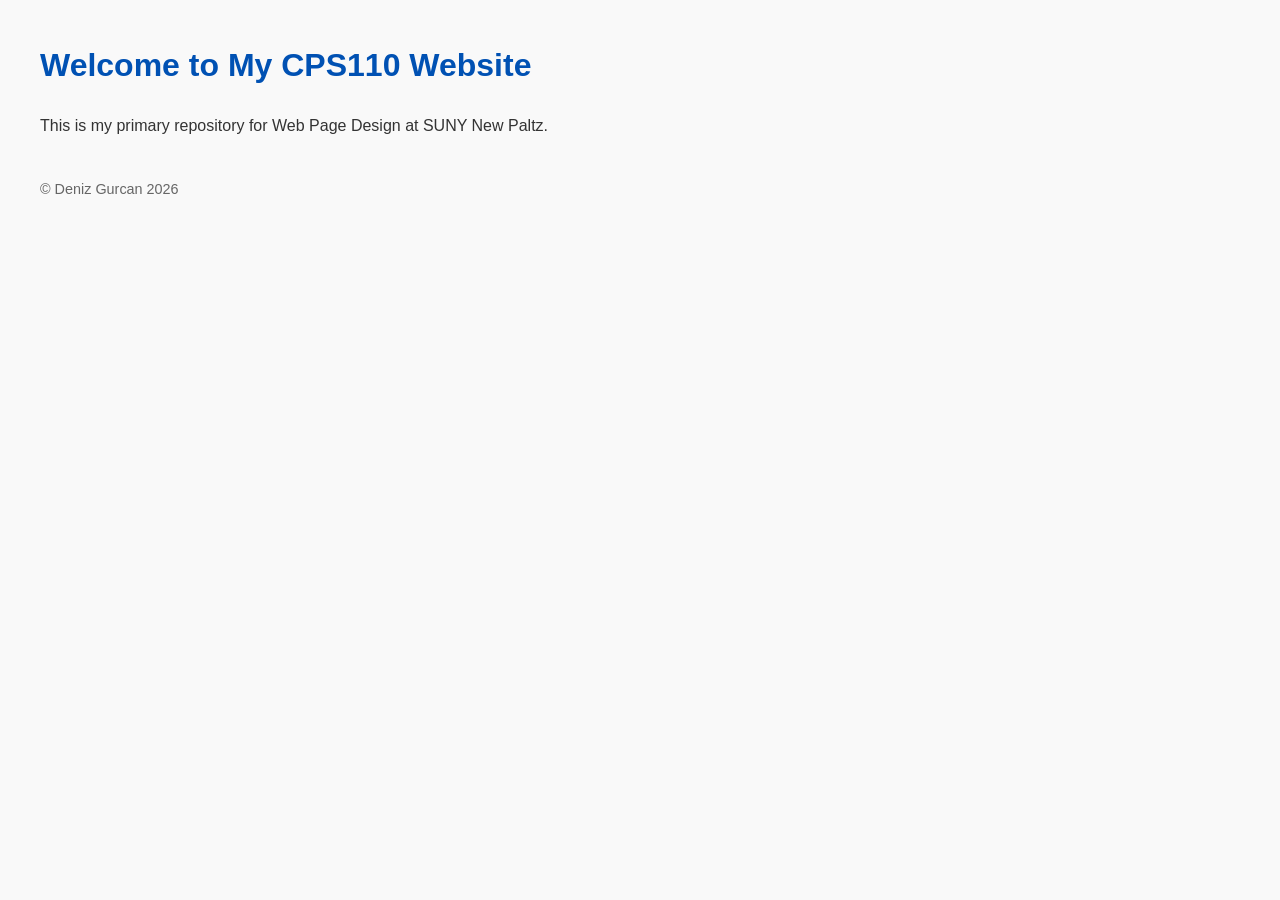
<file: index.html>
<!DOCTYPE html>
<html lang="en">
<head>
    <meta charset="UTF-8">
    <meta name="viewport" content="width=device-width, initial-scale=1.0">
    <title>CPS110 - Web Page Design</title>
    <link rel="stylesheet" href="style.css">
</head>
<body>
    <header>
        <h1>Welcome to My CPS110 Website</h1>
    </header>
    
    <main>
        <p>This is my primary repository for Web Page Design at SUNY New Paltz.</p>
    </main>

    <footer>
        <p>&copy; Deniz Gurcan 2026</p>
    </footer>
</body>
</html>
</file>
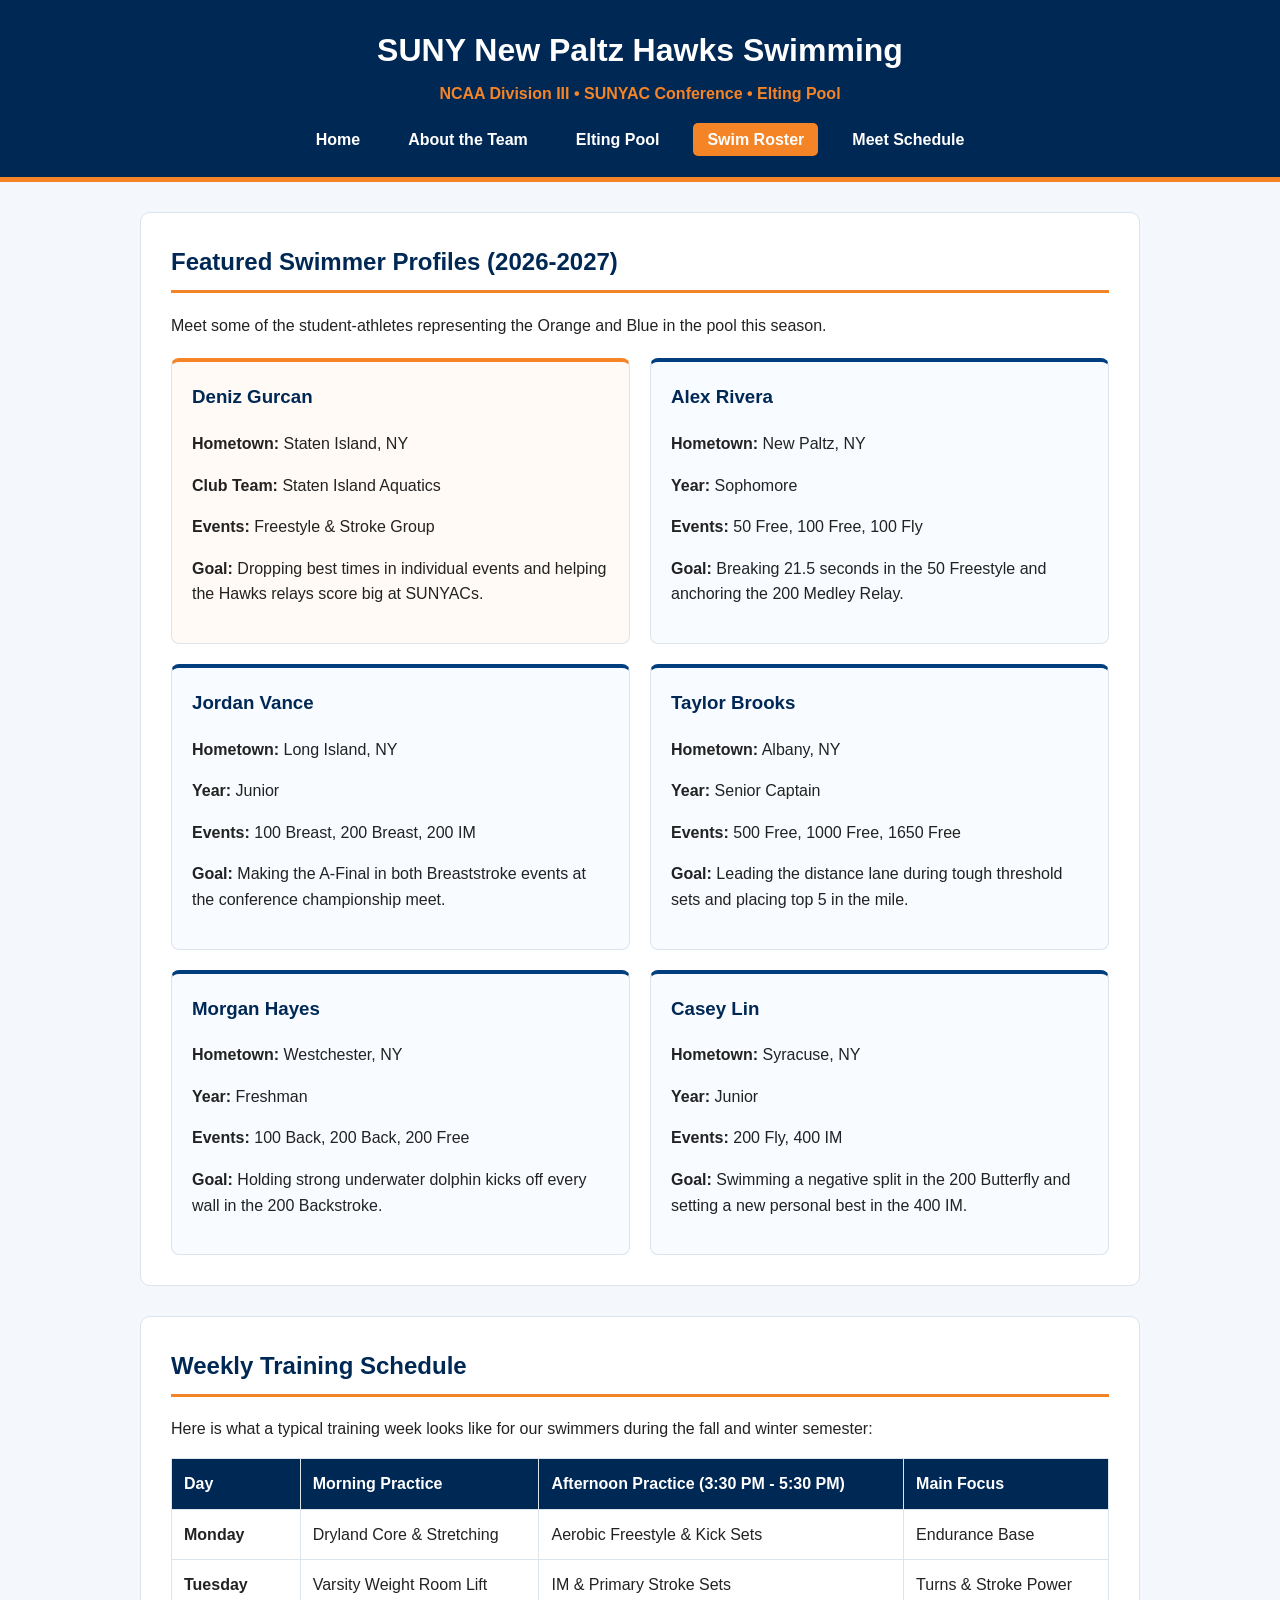
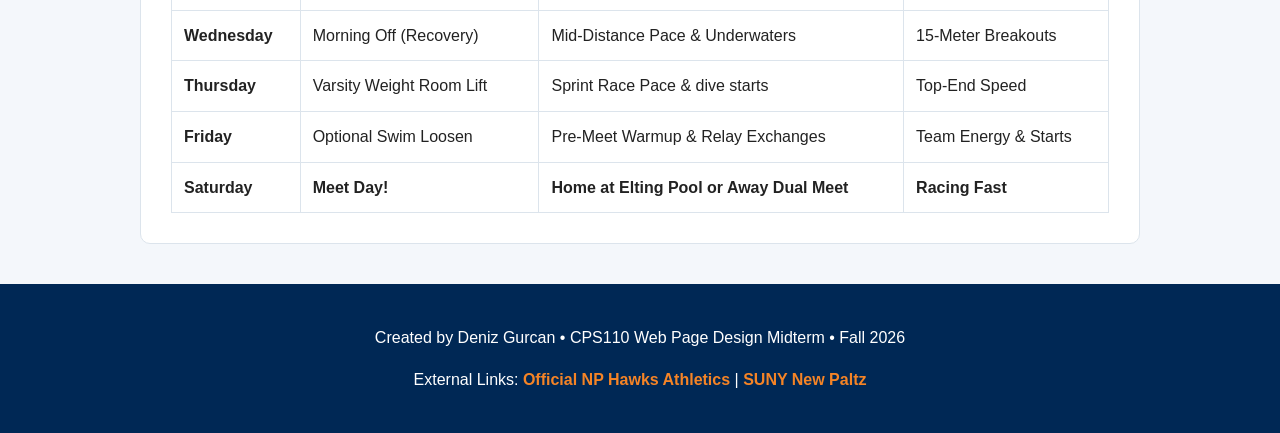
<file: my-swim-website/roster.html>
<!DOCTYPE html>
<html lang="en">
<head>
    <meta charset="UTF-8">
    <title>Team Roster | SUNY New Paltz Swim Team</title>
    <link rel="stylesheet" href="styles/main.css">
</head>
<body>

    <header>
        <div class="header-box">
            <h1>SUNY New Paltz Hawks Swimming</h1>
            <p class="tagline">NCAA Division III &bull; SUNYAC Conference &bull; Elting Pool</p>
            
            <nav>
                <ul class="nav-links">
                    <li><a href="index.html">Home</a></li>
                    <li><a href="index.html#about">About the Team</a></li>
                    <li><a href="index.html#pool">Elting Pool</a></li>
                    <li><a href="roster.html" class="active">Swim Roster</a></li>
                    <li><a href="schedule.html">Meet Schedule</a></li>
                </ul>
            </nav>
        </div>
    </header>

    <main class="container">

        <section class="content-section">
            <h2>Featured Swimmer Profiles (2026-2027)</h2>
            <p>Meet some of the student-athletes representing the Orange and Blue in the pool this season.</p>

            <div class="three-columns">
                <!-- Swimmer 1 -->
                <div class="card highlight-card">
                    <h3>Deniz Gurcan</h3>
                    <p><strong>Hometown:</strong> Staten Island, NY</p>
                    <p><strong>Club Team:</strong> Staten Island Aquatics</p>
                    <p><strong>Events:</strong> Freestyle &amp; Stroke Group</p>
                    <p><strong>Goal:</strong> Dropping best times in individual events and helping the Hawks relays score big at SUNYACs.</p>
                </div>

                <!-- Swimmer 2 -->
                <div class="card">
                    <h3>Alex Rivera</h3>
                    <p><strong>Hometown:</strong> New Paltz, NY</p>
                    <p><strong>Year:</strong> Sophomore</p>
                    <p><strong>Events:</strong> 50 Free, 100 Free, 100 Fly</p>
                    <p><strong>Goal:</strong> Breaking 21.5 seconds in the 50 Freestyle and anchoring the 200 Medley Relay.</p>
                </div>

                <!-- Swimmer 3 -->
                <div class="card">
                    <h3>Jordan Vance</h3>
                    <p><strong>Hometown:</strong> Long Island, NY</p>
                    <p><strong>Year:</strong> Junior</p>
                    <p><strong>Events:</strong> 100 Breast, 200 Breast, 200 IM</p>
                    <p><strong>Goal:</strong> Making the A-Final in both Breaststroke events at the conference championship meet.</p>
                </div>

                <!-- Swimmer 4 -->
                <div class="card">
                    <h3>Taylor Brooks</h3>
                    <p><strong>Hometown:</strong> Albany, NY</p>
                    <p><strong>Year:</strong> Senior Captain</p>
                    <p><strong>Events:</strong> 500 Free, 1000 Free, 1650 Free</p>
                    <p><strong>Goal:</strong> Leading the distance lane during tough threshold sets and placing top 5 in the mile.</p>
                </div>

                <!-- Swimmer 5 -->
                <div class="card">
                    <h3>Morgan Hayes</h3>
                    <p><strong>Hometown:</strong> Westchester, NY</p>
                    <p><strong>Year:</strong> Freshman</p>
                    <p><strong>Events:</strong> 100 Back, 200 Back, 200 Free</p>
                    <p><strong>Goal:</strong> Holding strong underwater dolphin kicks off every wall in the 200 Backstroke.</p>
                </div>

                <!-- Swimmer 6 -->
                <div class="card">
                    <h3>Casey Lin</h3>
                    <p><strong>Hometown:</strong> Syracuse, NY</p>
                    <p><strong>Year:</strong> Junior</p>
                    <p><strong>Events:</strong> 200 Fly, 400 IM</p>
                    <p><strong>Goal:</strong> Swimming a negative split in the 200 Butterfly and setting a new personal best in the 400 IM.</p>
                </div>
            </div>
        </section>

        <!-- Weekly Practice Schedule Table -->
        <section class="content-section">
            <h2>Weekly Training Schedule</h2>
            <p>Here is what a typical training week looks like for our swimmers during the fall and winter semester:</p>

            <table>
                <thead>
                    <tr>
                        <th>Day</th>
                        <th>Morning Practice</th>
                        <th>Afternoon Practice (3:30 PM - 5:30 PM)</th>
                        <th>Main Focus</th>
                    </tr>
                </thead>
                <tbody>
                    <tr>
                        <td><strong>Monday</strong></td>
                        <td>Dryland Core &amp; Stretching</td>
                        <td>Aerobic Freestyle &amp; Kick Sets</td>
                        <td>Endurance Base</td>
                    </tr>
                    <tr>
                        <td><strong>Tuesday</strong></td>
                        <td>Varsity Weight Room Lift</td>
                        <td>IM &amp; Primary Stroke Sets</td>
                        <td>Turns &amp; Stroke Power</td>
                    </tr>
                    <tr>
                        <td><strong>Wednesday</strong></td>
                        <td>Morning Off (Recovery)</td>
                        <td>Mid-Distance Pace &amp; Underwaters</td>
                        <td>15-Meter Breakouts</td>
                    </tr>
                    <tr>
                        <td><strong>Thursday</strong></td>
                        <td>Varsity Weight Room Lift</td>
                        <td>Sprint Race Pace &amp; dive starts</td>
                        <td>Top-End Speed</td>
                    </tr>
                    <tr>
                        <td><strong>Friday</strong></td>
                        <td>Optional Swim Loosen</td>
                        <td>Pre-Meet Warmup &amp; Relay Exchanges</td>
                        <td>Team Energy &amp; Starts</td>
                    </tr>
                    <tr>
                        <td><strong>Saturday</strong></td>
                        <td><strong>Meet Day!</strong></td>
                        <td><strong>Home at Elting Pool or Away Dual Meet</strong></td>
                        <td><strong>Racing Fast</strong></td>
                    </tr>
                </tbody>
            </table>
        </section>

    </main>

    <footer>
        <p>Created by Deniz Gurcan &bull; CPS110 Web Page Design Midterm &bull; Fall 2026</p>
        <p>
            External Links: 
            <a href="https://nphawks.com" target="_blank">Official NP Hawks Athletics</a> | 
            <a href="https://www.newpaltz.edu" target="_blank">SUNY New Paltz</a>
        </p>
    </footer>

</body>
</html>
</file>
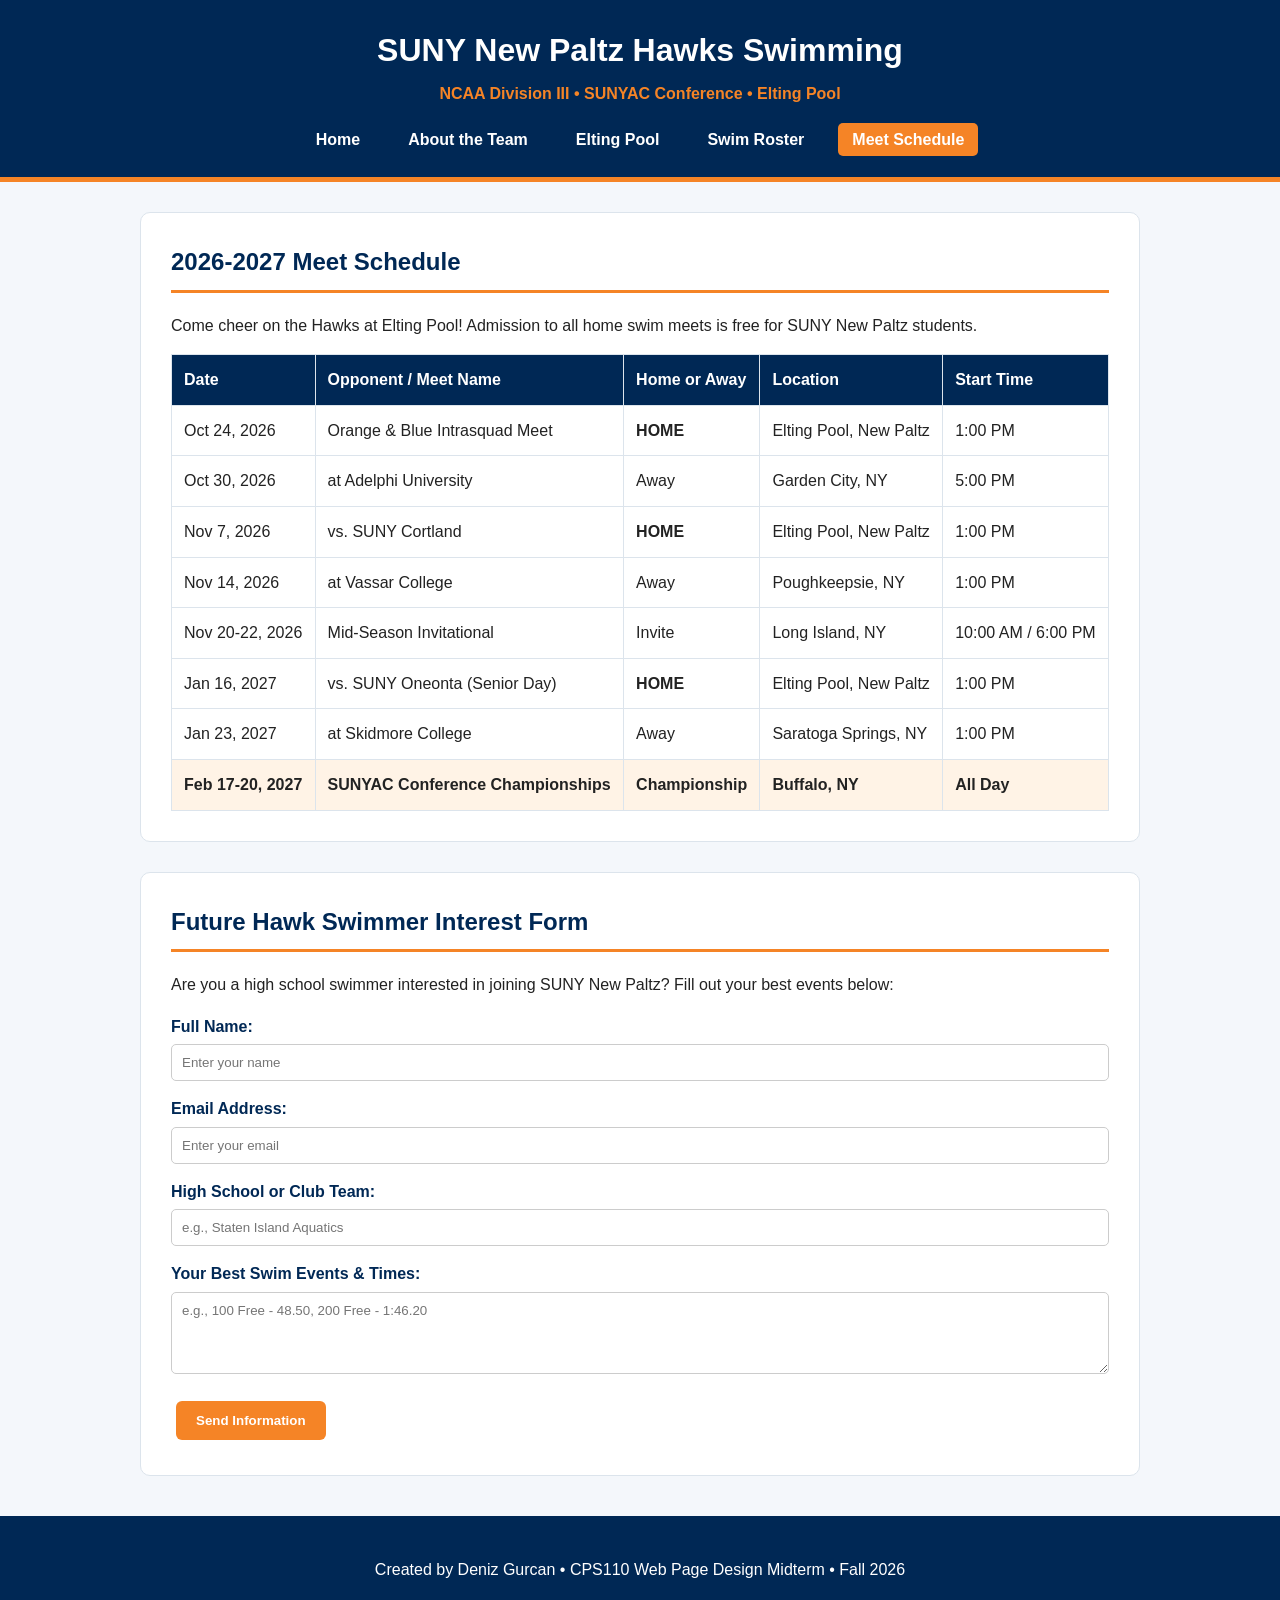
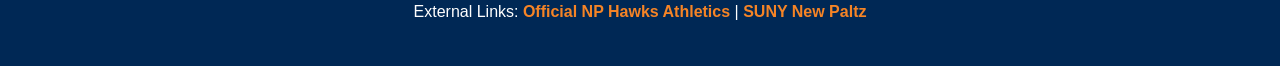
<file: my-swim-website/schedule.html>
<!DOCTYPE html>
<html lang="en">
<head>
    <meta charset="UTF-8">
    <title>Meet Schedule | SUNY New Paltz Swim Team</title>
    <link rel="stylesheet" href="styles/main.css">
</head>
<body>

    <header>
        <div class="header-box">
            <h1>SUNY New Paltz Hawks Swimming</h1>
            <p class="tagline">NCAA Division III &bull; SUNYAC Conference &bull; Elting Pool</p>
            
            <nav>
                <ul class="nav-links">
                    <li><a href="index.html">Home</a></li>
                    <li><a href="index.html#about">About the Team</a></li>
                    <li><a href="index.html#pool">Elting Pool</a></li>
                    <li><a href="roster.html">Swim Roster</a></li>
                    <li><a href="schedule.html" class="active">Meet Schedule</a></li>
                </ul>
            </nav>
        </div>
    </header>

    <main class="container">

        <section class="content-section">
            <h2>2026-2027 Meet Schedule</h2>
            <p>Come cheer on the Hawks at Elting Pool! Admission to all home swim meets is free for SUNY New Paltz students.</p>

            <table>
                <thead>
                    <tr>
                        <th>Date</th>
                        <th>Opponent / Meet Name</th>
                        <th>Home or Away</th>
                        <th>Location</th>
                        <th>Start Time</th>
                    </tr>
                </thead>
                <tbody>
                    <tr>
                        <td>Oct 24, 2026</td>
                        <td>Orange &amp; Blue Intrasquad Meet</td>
                        <td><strong>HOME</strong></td>
                        <td>Elting Pool, New Paltz</td>
                        <td>1:00 PM</td>
                    </tr>
                    <tr>
                        <td>Oct 30, 2026</td>
                        <td>at Adelphi University</td>
                        <td>Away</td>
                        <td>Garden City, NY</td>
                        <td>5:00 PM</td>
                    </tr>
                    <tr>
                        <td>Nov 7, 2026</td>
                        <td>vs. SUNY Cortland</td>
                        <td><strong>HOME</strong></td>
                        <td>Elting Pool, New Paltz</td>
                        <td>1:00 PM</td>
                    </tr>
                    <tr>
                        <td>Nov 14, 2026</td>
                        <td>at Vassar College</td>
                        <td>Away</td>
                        <td>Poughkeepsie, NY</td>
                        <td>1:00 PM</td>
                    </tr>
                    <tr>
                        <td>Nov 20-22, 2026</td>
                        <td>Mid-Season Invitational</td>
                        <td>Invite</td>
                        <td>Long Island, NY</td>
                        <td>10:00 AM / 6:00 PM</td>
                    </tr>
                    <tr>
                        <td>Jan 16, 2027</td>
                        <td>vs. SUNY Oneonta (Senior Day)</td>
                        <td><strong>HOME</strong></td>
                        <td>Elting Pool, New Paltz</td>
                        <td>1:00 PM</td>
                    </tr>
                    <tr>
                        <td>Jan 23, 2027</td>
                        <td>at Skidmore College</td>
                        <td>Away</td>
                        <td>Saratoga Springs, NY</td>
                        <td>1:00 PM</td>
                    </tr>
                    <tr class="champ-row">
                        <td><strong>Feb 17-20, 2027</strong></td>
                        <td><strong>SUNYAC Conference Championships</strong></td>
                        <td><strong>Championship</strong></td>
                        <td><strong>Buffalo, NY</strong></td>
                        <td><strong>All Day</strong></td>
                    </tr>
                </tbody>
            </table>
        </section>

        <!-- Simple Recruit Interest Form -->
        <section id="recruit-form" class="content-section">
            <h2>Future Hawk Swimmer Interest Form</h2>
            <p>Are you a high school swimmer interested in joining SUNY New Paltz? Fill out your best events below:</p>

            <form action="#" method="get" class="simple-form">
                <label for="name">Full Name:</label>
                <input type="text" id="name" name="name" placeholder="Enter your name" required>

                <label for="email">Email Address:</label>
                <input type="email" id="email" name="email" placeholder="Enter your email" required>

                <label for="club">High School or Club Team:</label>
                <input type="text" id="club" name="club" placeholder="e.g., Staten Island Aquatics">

                <label for="events">Your Best Swim Events &amp; Times:</label>
                <textarea id="events" name="events" rows="4" placeholder="e.g., 100 Free - 48.50, 200 Free - 1:46.20"></textarea>

                <button type="submit" class="button">Send Information</button>
            </form>
        </section>

    </main>

    <footer>
        <p>Created by Deniz Gurcan &bull; CPS110 Web Page Design Midterm &bull; Fall 2026</p>
        <p>
            External Links: 
            <a href="https://nphawks.com" target="_blank">Official NP Hawks Athletics</a> | 
            <a href="https://www.newpaltz.edu" target="_blank">SUNY New Paltz</a>
        </p>
    </footer>

</body>
</html>
</file>
<file: style.css>
body {
    font-family: Arial, sans-serif;
    line-height: 1.6;
    margin: 40px;
    background-color: #f9f9f9;
    color: #333;
}

h1 {
    color: #0051b3;
}

footer {
    margin-top: 40px;
    font-size: 0.9em;
    color: #666;
}
</file>
<file: my-swim-website/styles/main.css>
/* =====================================================
   SUNY New Paltz Swim Team - Main Stylesheet (styles/main.css)
   Colors: New Paltz Blue (#003e7e) and Orange (#f58426)
   ===================================================== */

body {
    font-family: Arial, Helvetica, sans-serif;
    background-color: #f4f7fb;
    color: #222222;
    margin: 0;
    padding: 0;
    line-height: 1.6;
}

/* Header & Navigation */
header {
    background-color: #002855;
    color: #ffffff;
    padding: 25px 20px;
    text-align: center;
    border-bottom: 5px solid #f58426;
}

header h1 {
    margin: 0;
    font-size: 32px;
}

.tagline {
    color: #f58426;
    font-weight: bold;
    margin-top: 5px;
    margin-bottom: 20px;
}

.nav-links {
    list-style-type: none;
    padding: 0;
    margin: 0;
    display: flex;
    justify-content: center;
    gap: 20px;
    flex-wrap: wrap;
}

.nav-links a {
    color: #ffffff;
    text-decoration: none;
    font-weight: bold;
    padding: 8px 14px;
    border-radius: 5px;
}

.nav-links a:hover,
.nav-links a.active {
    background-color: #f58426;
    color: #ffffff;
}

/* Main Page Container */
.container {
    max-width: 1000px;
    margin: 30px auto;
    padding: 0 20px;
}

/* Hero Welcome Box */
.hero-box {
    background-color: #003e7e;
    color: #ffffff;
    padding: 40px 30px;
    border-radius: 10px;
    text-align: center;
    margin-bottom: 30px;
}

.hero-box h2 {
    margin-top: 0;
    font-size: 28px;
}

/* Buttons */
.button {
    display: inline-block;
    background-color: #f58426;
    color: #ffffff;
    padding: 12px 20px;
    text-decoration: none;
    font-weight: bold;
    border-radius: 6px;
    margin: 5px;
    border: none;
    cursor: pointer;
}

.button:hover {
    background-color: #d96d12;
}

.button-blue {
    background-color: #002855;
    border: 2px solid #ffffff;
}

/* Content Sections */
.content-section {
    background-color: #ffffff;
    padding: 30px;
    margin-bottom: 30px;
    border-radius: 10px;
    border: 1px solid #dce4ec;
}

.content-section h2 {
    color: #002855;
    margin-top: 0;
    border-bottom: 3px solid #f58426;
    padding-bottom: 8px;
}

/* Images */
.main-photo {
    width: 100%;
    max-height: 420px;
    object-fit: cover;
    border-radius: 8px;
    margin-top: 15px;
}

/* 3-Column Card Layout using simple Flexbox */
.three-columns {
    display: flex;
    gap: 20px;
    flex-wrap: wrap;
    margin-top: 20px;
}

.card {
    background-color: #f8fbff;
    border: 1px solid #dce4ec;
    border-top: 4px solid #003e7e;
    border-radius: 8px;
    padding: 20px;
    flex: 1 1 280px;
}

.highlight-card {
    border-top: 4px solid #f58426;
    background-color: #fffaf5;
}

.card h3 {
    margin-top: 0;
    color: #002855;
}

/* Tables for Schedule & Practice Times */
table {
    width: 100%;
    border-collapse: collapse;
    margin-top: 15px;
}

th, td {
    border: 1px solid #dce4ec;
    padding: 12px;
    text-align: left;
}

th {
    background-color: #002855;
    color: #ffffff;
}

.champ-row {
    background-color: #fff3e6;
}

/* Simple Recruit Form */
.simple-form label {
    display: block;
    font-weight: bold;
    margin-top: 15px;
    margin-bottom: 5px;
    color: #002855;
}

.simple-form input,
.simple-form textarea {
    width: 100%;
    padding: 10px;
    border: 1px solid #cccccc;
    border-radius: 5px;
    box-sizing: border-box;
    font-family: inherit;
}

.simple-form button {
    margin-top: 20px;
}

/* Footer */
footer {
    background-color: #002855;
    color: #ffffff;
    text-align: center;
    padding: 25px 15px;
    margin-top: 40px;
}

footer a {
    color: #f58426;
    text-decoration: none;
    font-weight: bold;
}

footer a:hover {
    text-decoration: underline;
}
</file>
